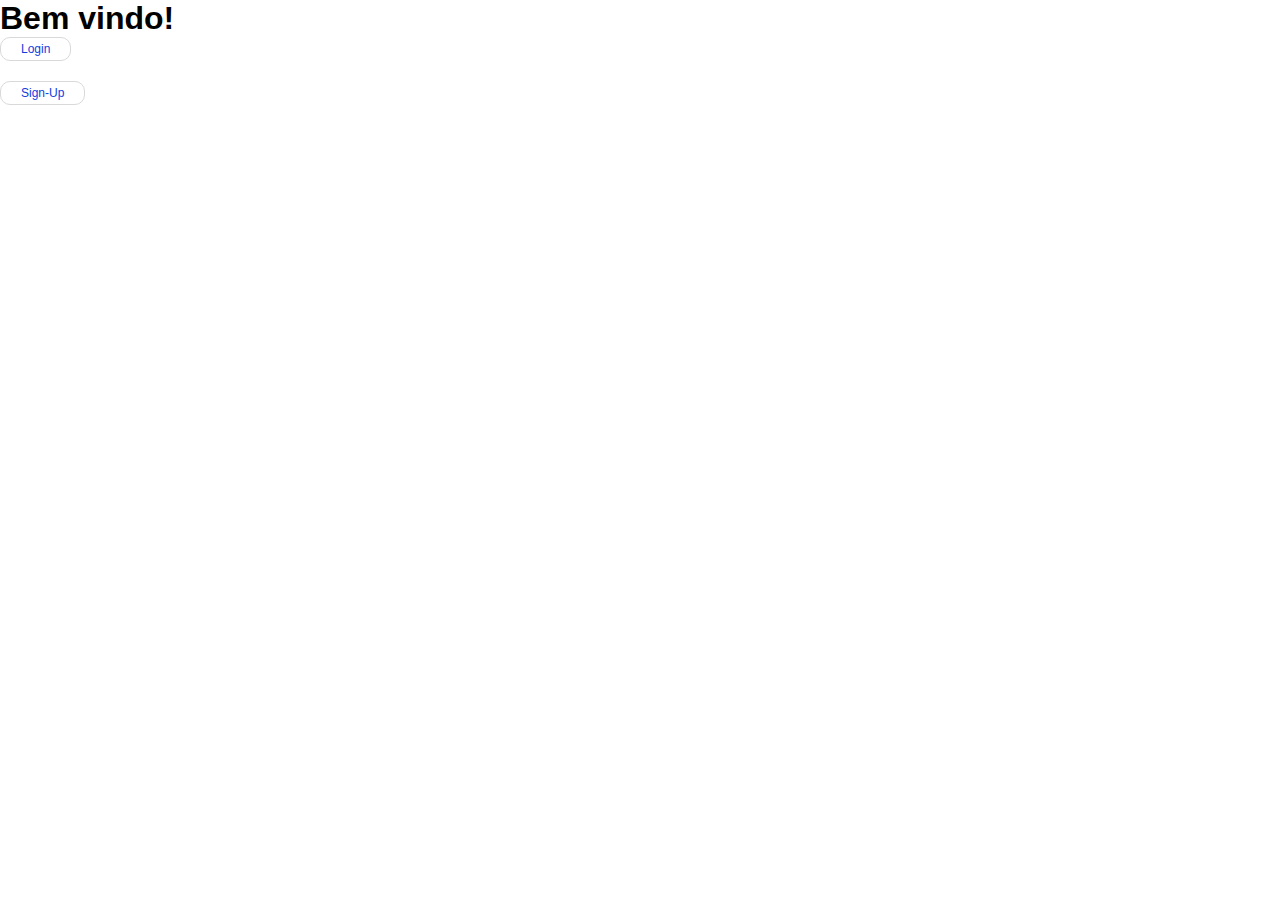
<file: index.html>
<!DOCTYPE html>
<html lang="en">

<head>
    <meta charset="UTF-8">
    <meta name="viewport" content="width=device-width, initial-scale=1.0">
    <title>Esse dev é bom</title>
    <link rel="stylesheet" href="./src/styles/style.css">
    <script src="./src/js/script.js" defer></script>
</head>

<body>

    <header>
        <h1>Bem vindo!</h1>
        <button><a href="./src/pages/login.html">Login</a></button>
        <button><a href="./src/pages/login.html">Sign-Up</a></button>
    </header>
    <section id="user-container">

    </section>

</body>

</html>
</file>
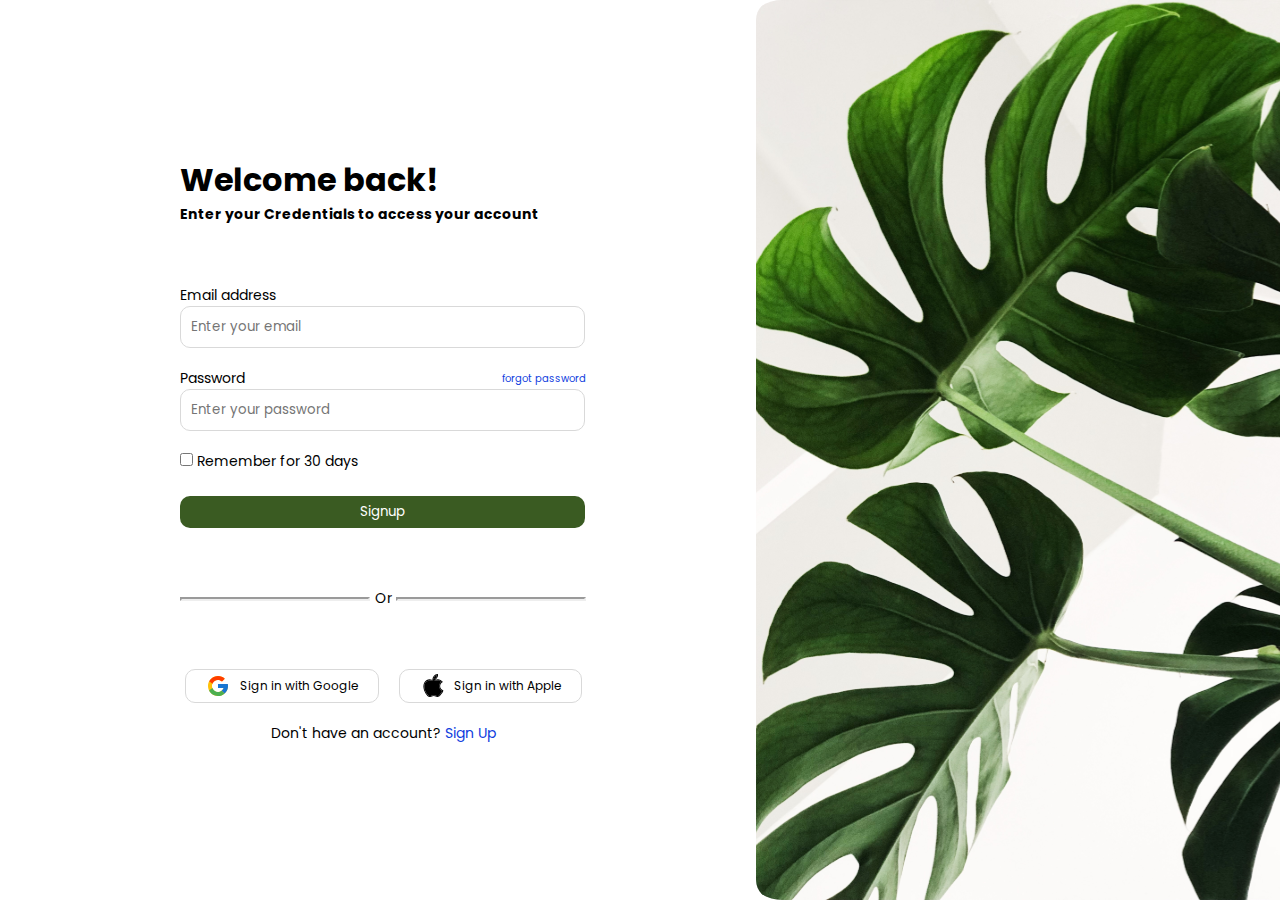
<file: src/pages/login.html>
<!DOCTYPE html>
<html lang="en">

<head>
    <meta charset="UTF-8">
    <meta name="viewport" content="width=device-width, initial-scale=1.0">
    <title>Login</title>
    <link rel="stylesheet" href="../styles/style.css">
    <link rel="preconnect" href="https://fonts.googleapis.com">
    <link rel="preconnect" href="https://fonts.gstatic.com" crossorigin>
    <link
        href="https://fonts.googleapis.com/css2?family=Poppins:ital,wght@0,100;0,200;0,300;0,400;0,500;0,600;0,700;0,800;0,900;1,100;1,200;1,300;1,400;1,500;1,600;1,700;1,800;1,900&display=swap"
        rel="stylesheet">
    <script rel="script" src="../js/login.js" defer></script>
</head>

<body>

    <main>
        <div class="form-login-signup">
            <h1>Welcome back!</h1>
            <h2>Enter your Credentials to access your account</h2>
            <form action="" id="loginForm">
                <fieldset>
                    <label for="email">Email address</label>
                    <input type="email" name="email" placeholder="Enter your email" id="email" required>
                    <label for="password" class="password">Password <a href="">forgot password</a></label>
                    <input type="password" name="password" placeholder="Enter your password" id="password" required>
                    <label for="checkbox">
                        <input type="checkbox" name="checkbox">
                        Remember for 30 days
                    </label>
                </fieldset>
                <input type="submit" value="Signup">
            </form>
            <div class="lines">
                <hr>
                <p>Or</p>
                <hr>
            </div>
            <div class="btn-wrapper">
                <button><img src="../assets/images/icon-google.svg" alt="">Sign in with Google</button>
                <button><img src="../assets/images/icon-apple.svg" alt="">Sign in with Apple</button>
            </div>
                <p>Don't have an account?  <a href="./sign-up.html">Sign Up</a></p>
        </div>
        <img src="../assets/images/image-hero.svg" alt="imagem de uma planta">
    </main>

</body>

</html>
</file>
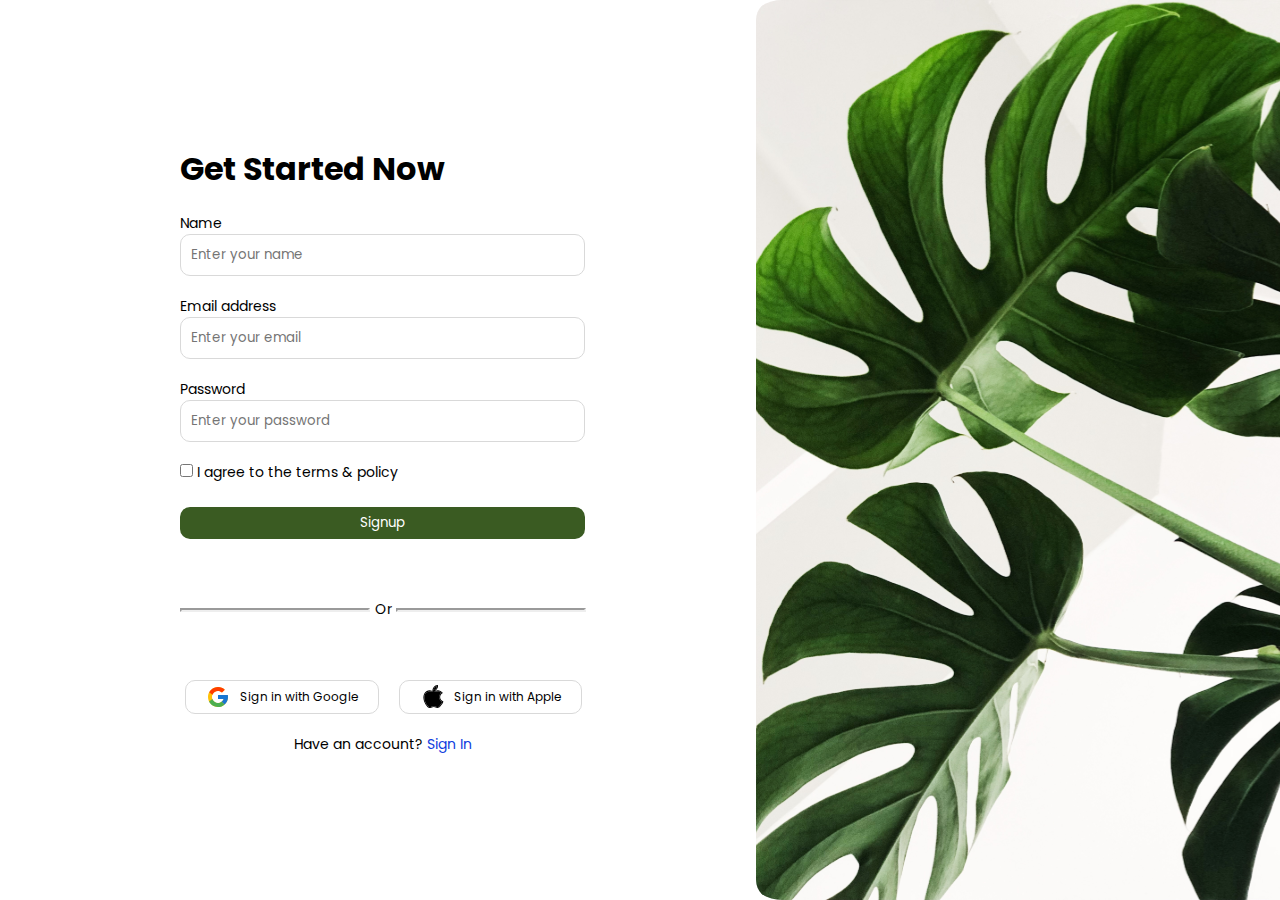
<file: src/pages/sign-up.html>
<!DOCTYPE html>
<html lang="en">

<head>
    <meta charset="UTF-8">
    <meta name="viewport" content="width=device-width, initial-scale=1.0">
    <title>Login</title>
    <link rel="stylesheet" href="../styles/style.css">
    <link rel="preconnect" href="https://fonts.googleapis.com">
    <link rel="preconnect" href="https://fonts.gstatic.com" crossorigin>
    <link
        href="https://fonts.googleapis.com/css2?family=Poppins:ital,wght@0,100;0,200;0,300;0,400;0,500;0,600;0,700;0,800;0,900;1,100;1,200;1,300;1,400;1,500;1,600;1,700;1,800;1,900&display=swap"
        rel="stylesheet">
    <script src="../js/cadastro.js" defer></script>
</head>

<body>

    <main>
        <div class="form-login-signup">
            <form action="" id="loginForm">
                <h1>Get Started Now</h1>
                <fieldset>
                    <label for="name">Name</label>
                    <input type="text" name="name" placeholder="Enter your name" id="name" required>
                    <label for="email">Email address</label>
                    <input type="email" name="email" placeholder="Enter your email" id="email" required>
                    <label for="password">Password</label>
                    <input type="password" name="password" placeholder="Enter your password" id="password" required>
                    <label for="checkbox">
                        <input type="checkbox" name="checkbox" placeholder="I agree to the terms & policy" required>
                        I agree to the terms & policy
                    </label>
                </fieldset>
                <input type="submit" value="Signup">
            </form>
            <div class="lines">
                <hr>
                <p>Or</p>
                <hr>
            </div>
            <div class="btn-wrapper">
                <button><img src="../assets/images/icon-google.svg" alt="">Sign in with Google</button>
                <button><img src="../assets/images/icon-apple.svg" alt="">Sign in with Apple</button>
            </div>
                <p>Have an account? <a href="./login.html">Sign In</a></p>
        </div>
        <img src="../assets/images/image-hero.svg" alt="imagem de uma planta">
    </main>

</body>

</html>
</file>
<file: src/styles/style.css>
@import url(./global.css);

main {
    display: flex;    
    align-items: center;
    justify-content: space-between;

    width: 100vw;
    height: 100vh;
}

main > img {
    width: 50.8%;
    height: 100%;
    object-fit: cover;
    border-radius: 20px 0px 0px 20px;
}

.form-login-signup {
    display: flex;
    justify-content: center;
    flex-direction: column;
    padding-right: 170px;
    padding-left: 180px;
}

.form-login-signup h1 {
    font-size: 32px;
}

.form-login-signup h2 {
    font-size: 14px;
    padding-bottom: 40px;
}

fieldset {
    display: flex;
    flex-direction: column;
    border: none;
}

label {
    font-size: 14px;
    padding-top: 20px;
}

label > a {
    font-size: 10px;
}

.password {
    display: flex;
    justify-content: space-between;
    align-items: center;
}

input[type= "text"], input[type= "email"], input[type= "password"] {
    width: 405px;
    padding: 10px;

    border: 1px solid var(--neutral-gray);
    border-radius: 10px;
}

input[type= 'checkbox'] {
    font-size: 9px;
    margin-bottom: 30px;
}

input[type= 'submit'] {
    width: 405px;
    padding: 6px;
    border: none;
    border-radius: 10px;

    color: var(--neutral-white-alt-1) ;
    background-color: var(--primary-green);
}

.lines {
    padding: 60px 0;
    display: flex;
    align-items: center;
    gap: 4.5px;
}

hr {
    width: 190px;
    border-width: 2px;
}

.btn-wrapper {
    display: flex;
    justify-content: center;
    align-items: center;
    gap: 20px;
}

button {
    display: flex;
    align-items: center;
    gap: 10px;
    padding: 4px 20px;
    margin-bottom: 20px;
    
    font-size: 12px;
    border: 1px solid var(--neutral-gray);
    border-radius: 10px;
    background-color: transparent;
}

p {
    align-self: center;
    font-size: 14px;
}

a {
    color: var(--primary-blue);
}

body > h1 {
    margin-top: 40px;
    justify-self: center;
}

section#user-container {
    display: flex;
    flex-wrap: wrap;
    gap: 10px;
    padding: 20px;
}

.card {
    display: flex;
    flex-direction: column;
    justify-content: center;
    align-items: center;

    padding: 10px;
    gap: 5px;
    width: 300px;
    height: 120px;

    border-radius: 20px;
    background-color: darkslateblue;
    color: #f4f4f4;
}

.card > p {
    font-size: 16px;
}
</file>
